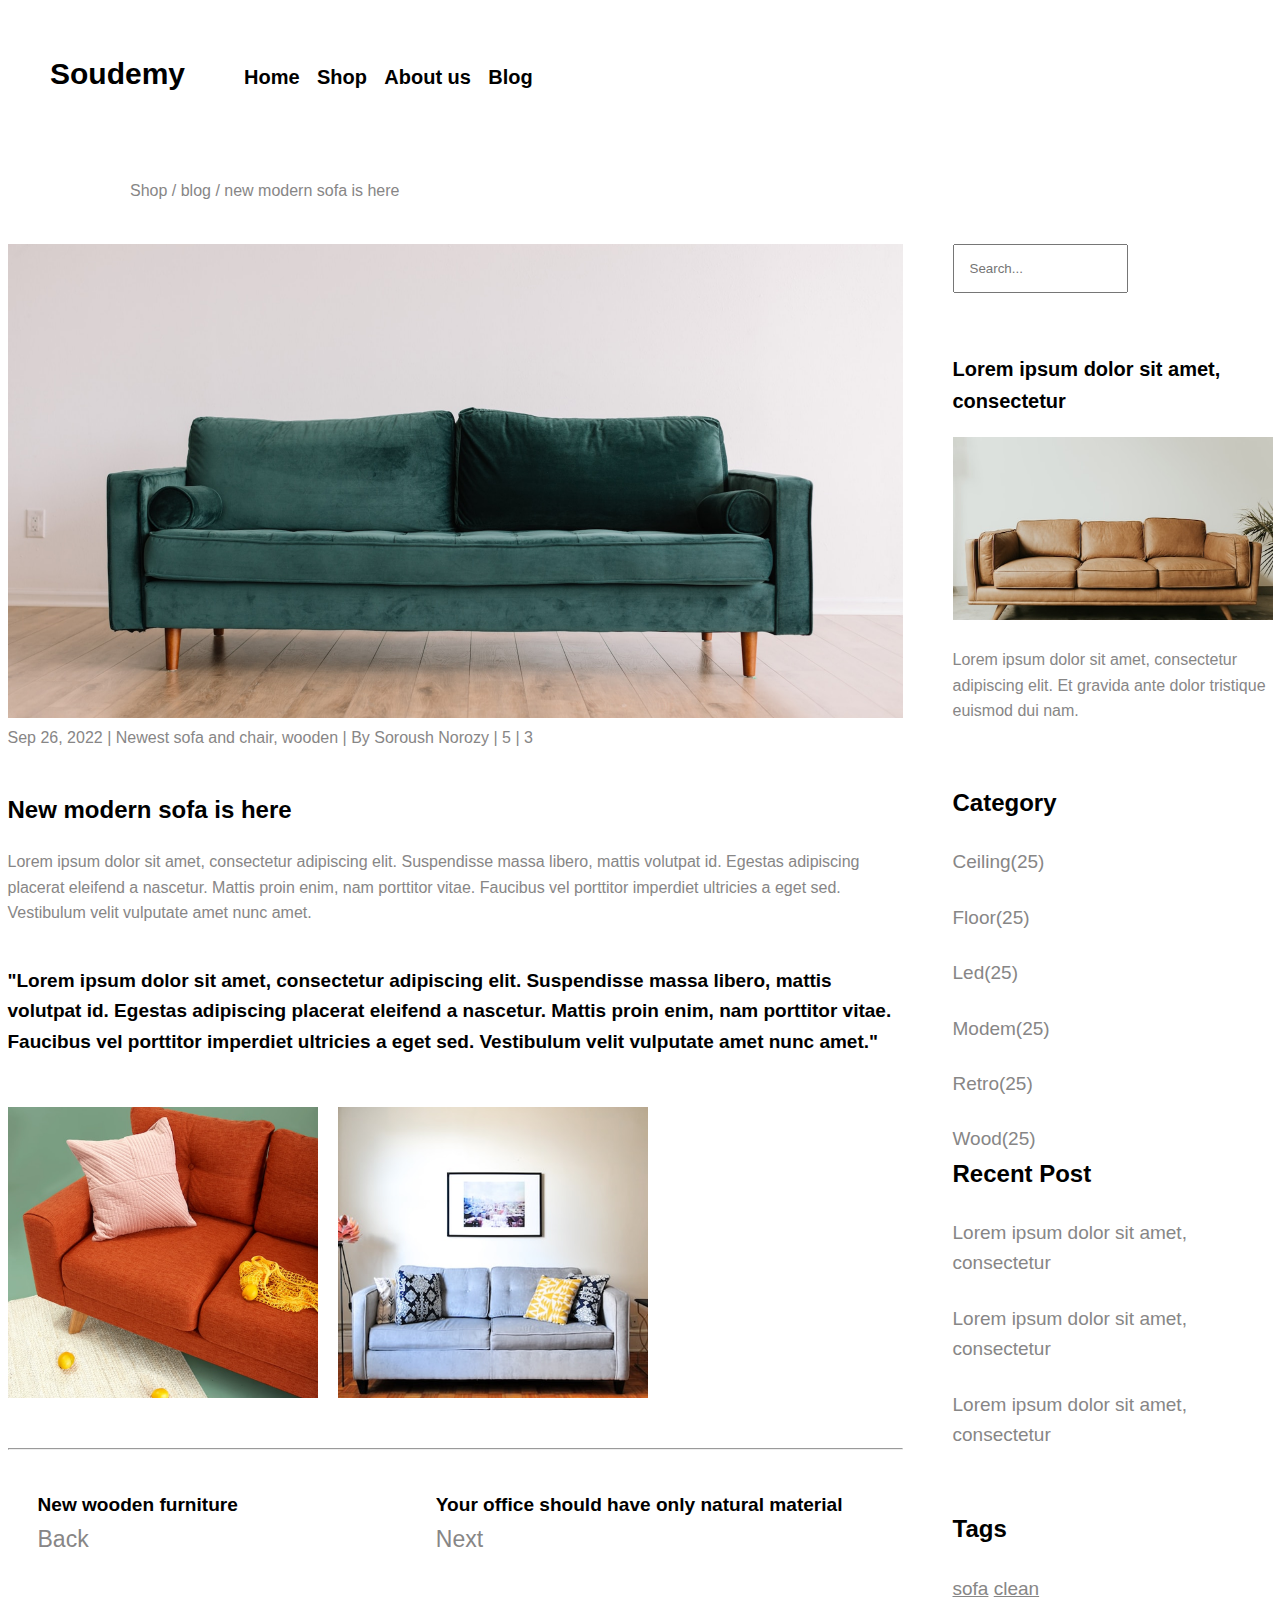
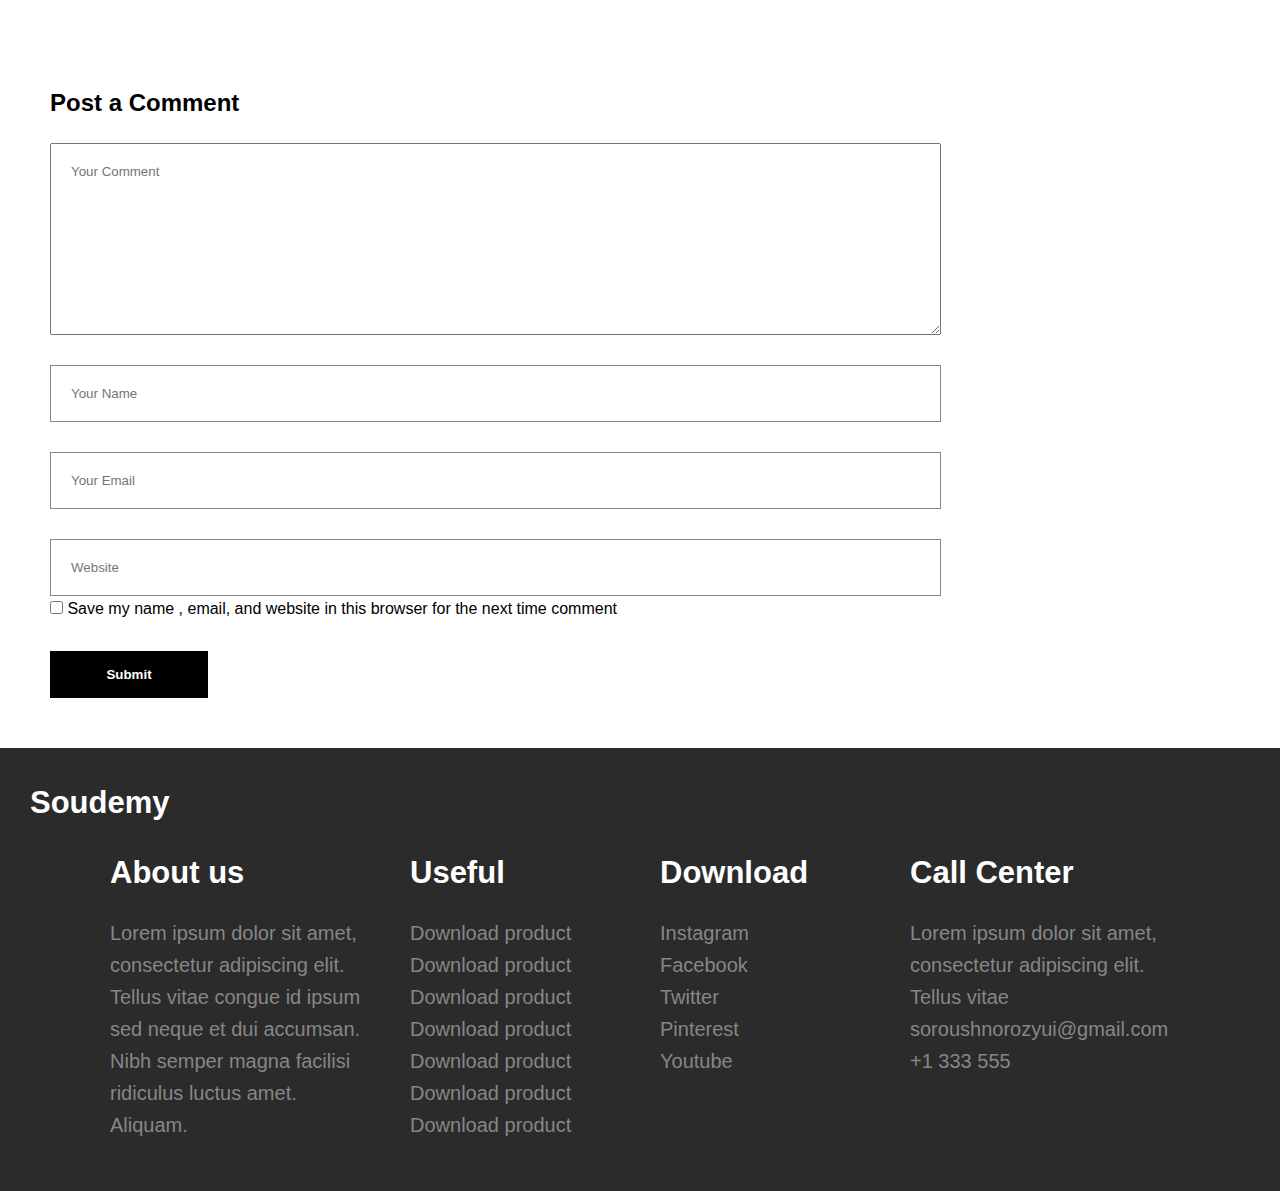
<file: blog.html>
<!DOCTYPE html>
<html>
<head>
    <meta name="description" content="Discover the latest in modern sofa designs and wooden furniture.">
    <meta name="keywords" content="sofa, furniture, modern, blog, design">
    <meta charset="UTF-8" />
    <meta name="viewport" content="width=device-width, initial-scale=1.0">
    <link href='https://cdn.boxicons.com/fonts/basic/boxicons.min.css' rel='stylesheet'>
    <link href='https://cdn.boxicons.com/fonts/brands/boxicons-brands.min.css' rel='stylesheet'>
    <link rel="stylesheet" href="blog.css">
    <title>Blog</title>
</head>
<body>
    <header>
            <div class="logo-container">
                <div class="logo">Soudemy</div>

        <nav>
            <div class="navbar">
                <a href="index.html">Home</a>
                <a href="shop.html">Shop</a>
                <a href="About.html">About us</a>
                <a href="blog.html">Blog</a>
            </div>
        </nav>
    </div>
        
        <div class="icons">
            <i class='bx  bx-search-big'></i> 
            <a href="sofa_code.html"><i class='bx  bx-shopping-bag'></i> </a> 
            <div class="hamburger" id="hamburger">
            <span></span>
            <span></span>
            <span></span>
            </div>
        </div>
    </header>

    <section class="blog">

        <div class="blog-header">
                <p>Shop / blog / new modern sofa is here</p>
            </div>
            <div class="blog-cover">
            <div class="blog-container">
                <div class="blog-item">
                    <img src="Image/long_sofa (2).png" alt="">
                    <p>Sep 26, 2022 | Newest sofa and chair, wooden | By Soroush Norozy | <i class='bxr  bx-heart'></i> 5 | <i class='bx  bx-message-dots'></i> 3</p>
                </div>
            
            <div class="new">
                <h2>New modern sofa is here</h2>
                <p>Lorem ipsum dolor sit amet, consectetur adipiscing elit. Suspendisse massa libero, mattis volutpat id. Egestas adipiscing placerat eleifend a nascetur. Mattis proin enim, nam porttitor vitae. Faucibus vel porttitor imperdiet ultricies a eget sed. Vestibulum velit vulputate amet nunc amet.</p>
            </div>
            <div class="blog-gallery">
                <div class="gallery-content">
                    <p>"Lorem ipsum dolor sit amet, consectetur adipiscing elit. Suspendisse massa libero, mattis volutpat id. Egestas adipiscing placerat eleifend a nascetur. Mattis proin enim, nam porttitor vitae. Faucibus vel porttitor imperdiet ultricies a eget sed. Vestibulum velit vulputate amet nunc amet."</p>
                </div>
                <div class="gallery">
                    <img src="Image/small_sofa (2).png" alt="">
                    <img src="Image/small_sofa (4).png" alt="">
                </div>
                <hr>
            </div>
            
            <div class="wood">
                <div class="furniture">
                    <i class='bxr  bx-chevron-left-square'  ></i> 
                    <div class="fun">
                        <h5>New wooden furniture</h5>
                        <p>Back</p>
                    </div>
                    
                </div>
                <div class="furniture">                   
                    <div class="fun">
                        <h5>Your office should have only natural material</h5>
                    <p>Next</p>
                </div>
                     <i class='bx  bx-chevron-right-square'></i>
                     <i class='bx bx-chevron-right-square'></i>
                </div>
            </div>
            </div>
            <div class="second-container">
                <div class="input-box">
                <input type="text" placeholder="Search...">
                <i class='bx bx-search'></i>
                <i class='bx bx-heart'></i>
                <i class='bx bx-message-dots'></i>
            </div>
            <div class="long">
                <div class="long-content">
                    <h4>Lorem ipsum dolor sit amet, consectetur</h4>
                </div>
                <div class="long-img">
                    <img src="Image/long_sofa (3).png" alt="">
                </div>
                <div class="long-info">
                    <p>Lorem ipsum dolor sit amet, consectetur adipiscing elit. Et gravida ante dolor tristique euismod dui nam.</p>
                </div>
            </div>
            <div class="category-container">
                <div class="category">
                <h2>Category</h2>
                <p>Ceiling(25)</p>
                <p>Floor(25)</p>
                <p>Led(25)</p>
                <p>Modem(25)</p>
                <p>Retro(25)</p>
                <p>Wood(25)</p>
            </div>
            <div class="category">
                <h2>Recent Post</h2>
                <p>Lorem ipsum dolor sit amet, consectetur</p>
                <p>Lorem ipsum dolor sit amet, consectetur</p>
                <p>Lorem ipsum dolor sit amet, consectetur</p>
            </div>
            </div>
            
            <div class="category" id="tags">
                <h2>Tags</h2>
                <p><span>sofa</span> <span>clean</span></p>
            </div>
            </div>
        </div>
    </section>

    <section class="contact">
        <h2 class="heading">Post a Comment</h2>

        <form >
            <div class="input-group">
                <div class="comment-box">
                     <textarea cols="30" rows="10" placeholder="Your Comment"></textarea>
                    <input type="text" placeholder="Your Name">
                    <input type="email" placeholder="Your Email">
                    <input type="text" placeholder="Website">
                </div>
                <div class="comment-box">
                    <label>
                        <input type="checkbox" name="subscribe" />
                        Save my name , email, and website in this browser for the next time comment
                    </label>
                    <button type="submit">Submit</button>
            </div>
            </div>
        </form>
    </section>

    <footer>
        <div class="footer-logo">Soudemy</div>
        <div class="footer-content">
            
            <div class="about">
                <h2>About us</h2>
                <p>Lorem ipsum dolor sit amet, consectetur adipiscing elit. Tellus vitae congue id ipsum sed neque et dui accumsan. Nibh semper magna facilisi ridiculus luctus amet. Aliquam.</p>
            </div>
            <div class="about-container">
                <div class="about">
                <h2>Useful</h2>
                <a href="#">Download product</a>
                <a href="#">Download product</a>
                <a href="#">Download product</a>
                <a href="#">Download product</a>
                <a href="#">Download product</a>
                <a href="#">Download product</a>
                <a href="#">Download product</a>
            </div>
            <div class="about">
                <h2>Download</h2>
                <a href="#">Instagram</a>
                <a href="#">Facebook</a>
                <a href="#">Twitter</a>
                <a href="#">Pinterest</a>
                <a href="#">Youtube</a>
            </div>
            </div>
            <div class="about">
                <h2>Call Center</h2>
                <p>Lorem ipsum dolor sit amet, consectetur adipiscing elit. Tellus vitae</p>
                <p>soroushnorozyui@gmail.com</p>
                <p>+1 333 555</p>
            </div>
            <div class="footer-icons">
                <i class='bx  bx-facebook'></i>
                <i class='bx  bx-instagram' ></i>
                <i class='bx  bx-twitter' ></i>
            </div>
        </div>

    </footer>

     <script>
  const hamburger = document.getElementById('hamburger');
  const navMenu = document.querySelector('.navbar');

  hamburger.addEventListener('click', () => {
    navMenu.classList.toggle('active');
    hamburger.classList.toggle('active'); // Toggle the active class on the hamburger
  });

  // Hide navbar and reset hamburger on scroll
window.addEventListener('scroll', () => {
  navMenu.classList.remove('active');
  hamburger.classList.remove('active');
});
</script>
    
</body>
</html>
</file>
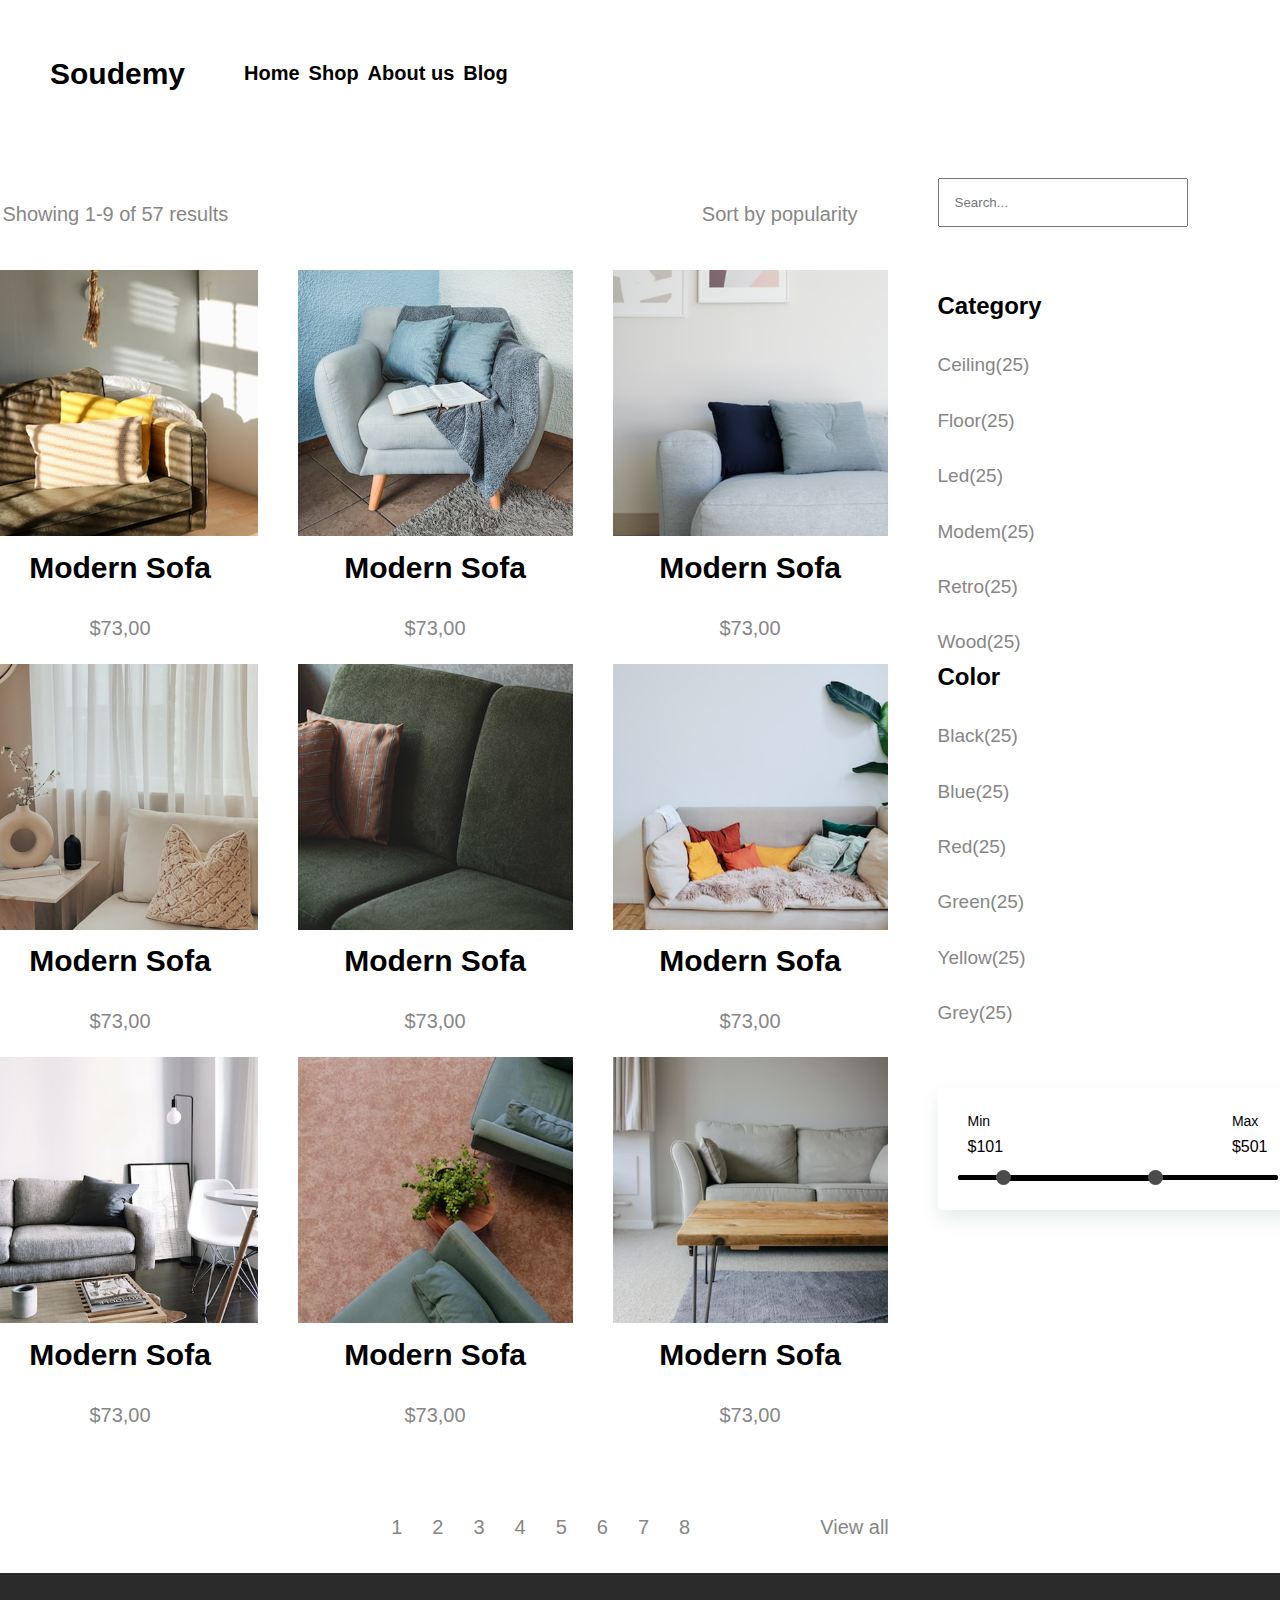
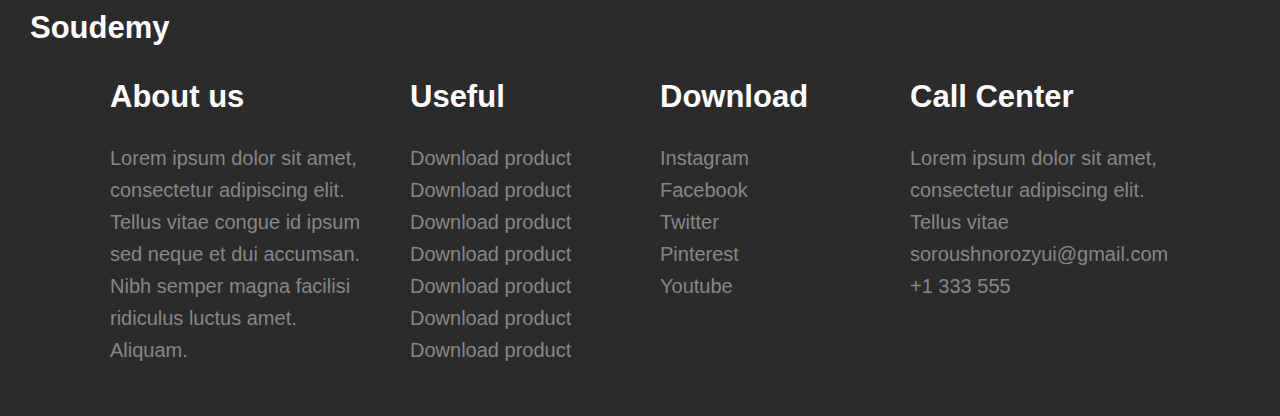
<file: shop.html>
<!DOCTYPE html>
<html>
<head>
    <meta charset="UTF-8" />
    <meta name="viewport" content="width=device-width, initial-scale=1.0">
    <link rel="stylesheet" href="shop.css">
    <link href='https://cdn.boxicons.com/fonts/basic/boxicons.min.css' rel='stylesheet'>
    <link href='https://cdn.boxicons.com/fonts/brands/boxicons-brands.min.css' rel='stylesheet'>
    <title>Shop page</title>
</head>
<body>
    <header>
            <div class="logo-container">
                <div class="logo">Soudemy</div>

        <nav>
            <div class="navbar">
                <a href="index.html">Home</a>
                <a href="shop.html">Shop</a>
                <a href="About.html">About us</a>
                <a href="blog.html">Blog</a>
            </div>
        </nav>
    </div>
        
        <div class="icons">
            <i class='bx  bx-search-big'></i> 
            <a href="sofa_code.html"><i class='bx  bx-shopping-bag'></i> </a>
            <div class="hamburger" id="hamburger">
            <span></span>
            <span></span>
            <span></span>
            </div> 
        </div>
    </header>

    <section class="shop">
        <div class="shop-cover">
            <div class="shop-header">
            <p>Showing 1-9 of 57 results</p>
            <div class="popularity">
                <p>Sort by popularity </p>
                <i class='bx  bx-chevron-down'></i>
            </div>
        </div>
        <div class="shop-container">
            
            <div class="shop-content">
                <img src="Image/sofa (1).png" alt="">
                <div class="info">
                    <h2>Modern Sofa</h2>
                    <div class="rating">
                        <i class='bx bxs-star'
                        id="star"></i>
                        <i class='bx bxs-star'
                        id="star"></i>
                        <i class='bx bxs-star'
                        id="star"></i>
                        <i class='bx bxs-star'
                        id="star"></i>
                        <i class='bx bxs-star'
                        id="star"></i>
                    </div>
                    <p>$73,00</p>
                </div>
            </div>
            <div class="shop-content">
                <img src="Image/sofa (9).png" alt="">
                <div class="info">
                    <h2>Modern Sofa</h2>
                    <div class="rating">
                        <i class='bx bxs-star'
                        id="star"></i>
                        <i class='bx bxs-star'
                        id="star"></i>
                        <i class='bx bxs-star'
                        id="star"></i>
                        <i class='bx bxs-star'
                        id="star"></i>
                        <i class='bx bxs-star'
                        id="star"></i>
                    </div>
                    <p>$73,00</p>
                </div>
            </div>
            <div class="shop-content">
                <img src="Image/sofa (8).png" alt="">
                <div class="info">
                    <h2>Modern Sofa</h2>
                    <div class="rating">
                        <i class='bx bxs-star'
                        id="star"></i>
                        <i class='bx bxs-star'
                        id="star"></i>
                        <i class='bx bxs-star'
                        id="star"></i>
                        <i class='bx bxs-star'
                        id="star"></i>
                        <i class='bx bxs-star'
                        id="star"></i>
                    </div>
                    <p>$73,00</p>
                </div>
            </div>
        </div>

        <div class="shop-container">
            <div class="shop-content">
                <img src="Image/sofa (7).png" alt="">
                <div class="info">
                    <h2>Modern Sofa</h2>
                    <div class="rating">
                        <i class='bx bxs-star'
                        id="star"></i>
                        <i class='bx bxs-star'
                        id="star"></i>
                        <i class='bx bxs-star'
                        id="star"></i>
                        <i class='bx bxs-star'
                        id="star"></i>
                        <i class='bx bxs-star'
                        id="star"></i>
                    </div>
                    <p>$73,00</p>
                </div>
            </div>
            <div class="shop-content">
                <img src="Image/sofa (6).png" alt="">
                <div class="info">
                    <h2>Modern Sofa</h2>
                    <div class="rating">
                        <i class='bx bxs-star'
                        id="star"></i>
                        <i class='bx bxs-star'
                        id="star"></i>
                        <i class='bx bxs-star'
                        id="star"></i>
                        <i class='bx bxs-star'
                        id="star"></i>
                        <i class='bx bxs-star'
                        id="star"></i>
                    </div>
                    <p>$73,00</p>
                </div>
            </div>
            <div class="shop-content">
                <img src="Image/sofa (5).png" alt="">
                <div class="info">
                    <h2>Modern Sofa</h2>
                    <div class="rating">
                        <i class='bx bxs-star'
                        id="star"></i>
                        <i class='bx bxs-star'
                        id="star"></i>
                        <i class='bx bxs-star'
                        id="star"></i>
                        <i class='bx bxs-star'
                        id="star"></i>
                        <i class='bx bxs-star'
                        id="star"></i>
                    </div>
                    <p>$73,00</p>
                </div>
            </div>
        </div>

        <div class="shop-container" id="shop-content">
            <div class="shop-content">
                <img src="Image/sofa (4).png" alt="">
                <div class="info">
                    <h2>Modern Sofa</h2>
                    <div class="rating">
                        <i class='bx bxs-star'
                        id="star"></i>
                        <i class='bx bxs-star'
                        id="star"></i>
                        <i class='bx bxs-star'
                        id="star"></i>
                        <i class='bx bxs-star'
                        id="star"></i>
                        <i class='bx bxs-star'
                        id="star"></i>
                    </div>
                    <p>$73,00</p>
                </div>
            </div>
            <div class="shop-content">
                <img src="Image/sofa (3).png" alt="">
                <div class="info">
                    <h2>Modern Sofa</h2>
                    <div class="rating">
                        <i class='bx bxs-star'
                        id="star"></i>
                        <i class='bx bxs-star'
                        id="star"></i>
                        <i class='bx bxs-star'
                        id="star"></i>
                        <i class='bx bxs-star'
                        id="star"></i>
                        <i class='bx bxs-star'
                        id="star"></i>
                    </div>
                    <p>$73,00</p>
                </div>
            </div>
            <div class="shop-content">
                <img src="Image/sofa (2).png" alt="">
                <div class="info">
                    <h2>Modern Sofa</h2>
                    <div class="rating">
                        <i class='bx bxs-star'
                        id="star"></i>
                        <i class='bx bxs-star'
                        id="star"></i>
                        <i class='bx bxs-star'
                        id="star"></i>
                        <i class='bx bxs-star'
                        id="star"></i>
                        <i class='bx bxs-star'
                        id="star"></i>
                    </div>
                    <p>$73,00</p>
                </div>
            </div>
        </div>
        </div>
        <div class="option-container">
            <div class="input-box">
                <input type="text" placeholder="Search...">
                <i class='bx bx-search-big'></i>
            </div>
            <div class="category-container">
                <div class="category">
                <h2>Category</h2>
                <p>Ceiling(25)</p>
                <p>Floor(25)</p>
                <p>Led(25)</p>
                <p>Modem(25)</p>
                <p>Retro(25)</p>
                <p>Wood(25)</p>
            </div>
            <div class="category">
                <h2>Color</h2>
                <p>Black(25)</p>
                <p>Blue(25)</p>
                <p>Red(25)</p>
                <p>Green(25)</p>
                <p>Yellow(25)</p>
                <p>Grey(25)</p>
            </div>
        </div>
            
            <div class="card">
                <div class="price-content">
                    <div>
                        <label>Min</label>
                        <p id="min-value">$4</p>
                    </div>
                    <div>
                        <label>Max</label>
                        <p id="max-value">$800</p>
                    </div>
                </div>
                <div class="range-slider">
                    <div class="range-fill"></div>
                    <input type="range" class="min-price" value="100" min="1" max="800" step="2"/>
                    <input type="range" class="max-price" value="500" min="1" max="800" step="2"/>
                </div>
                
            </div>
        </div>
    </section>
    <div class="page-container">
        <div class="page">
        <a href="#">1</a>
        <a href="#">2</a>
        <a href="#">3</a>
        <a href="#">4</a>
        <a href="#">5</a>
        <a href="#">6</a>
        <a href="#">7</a>
        <a href="#">8</a>
        <i class='bxr  bx-chevron-right'  ></i> 
    </div>
    <a href="#">View all</a>
    </div>

    <footer>
        <div class="footer-logo">Soudemy</div>
        <div class="footer-content">
            
            <div class="about">
                <h2>About us</h2>
                <p>Lorem ipsum dolor sit amet, consectetur adipiscing elit. Tellus vitae congue id ipsum sed neque et dui accumsan. Nibh semper magna facilisi ridiculus luctus amet. Aliquam.</p>
            </div>
            <div class="about-container">
                <div class="about"> 
                <h2>Useful</h2>
                <a href="#">Download product</a>
                <a href="#">Download product</a>
                <a href="#">Download product</a>
                <a href="#">Download product</a>
                <a href="#">Download product</a>
                <a href="#">Download product</a>
                <a href="#">Download product</a>
            </div>
            <div class="about">
                <h2>Download</h2>
                <a href="#">Instagram</a>
                <a href="#">Facebook</a>
                <a href="#">Twitter</a>
                <a href="#">Pinterest</a>
                <a href="#">Youtube</a>
            </div>
            </div>
            
            <div class="about">
                <h2>Call Center</h2>
                <p>Lorem ipsum dolor sit amet, consectetur adipiscing elit. Tellus vitae</p>
                <p>soroushnorozyui@gmail.com</p>
                <p>+1 333 555</p>
            </div>
            <div class="footer-icons">
                <i class='bx  bx-facebook'></i>
                <i class='bx  bx-instagram'></i>
                <i class='bx  bx-twitter'></i>
            </div>
        </div>

    </footer>
    <script src="script.js"></script>
</body>
</html>
</file>
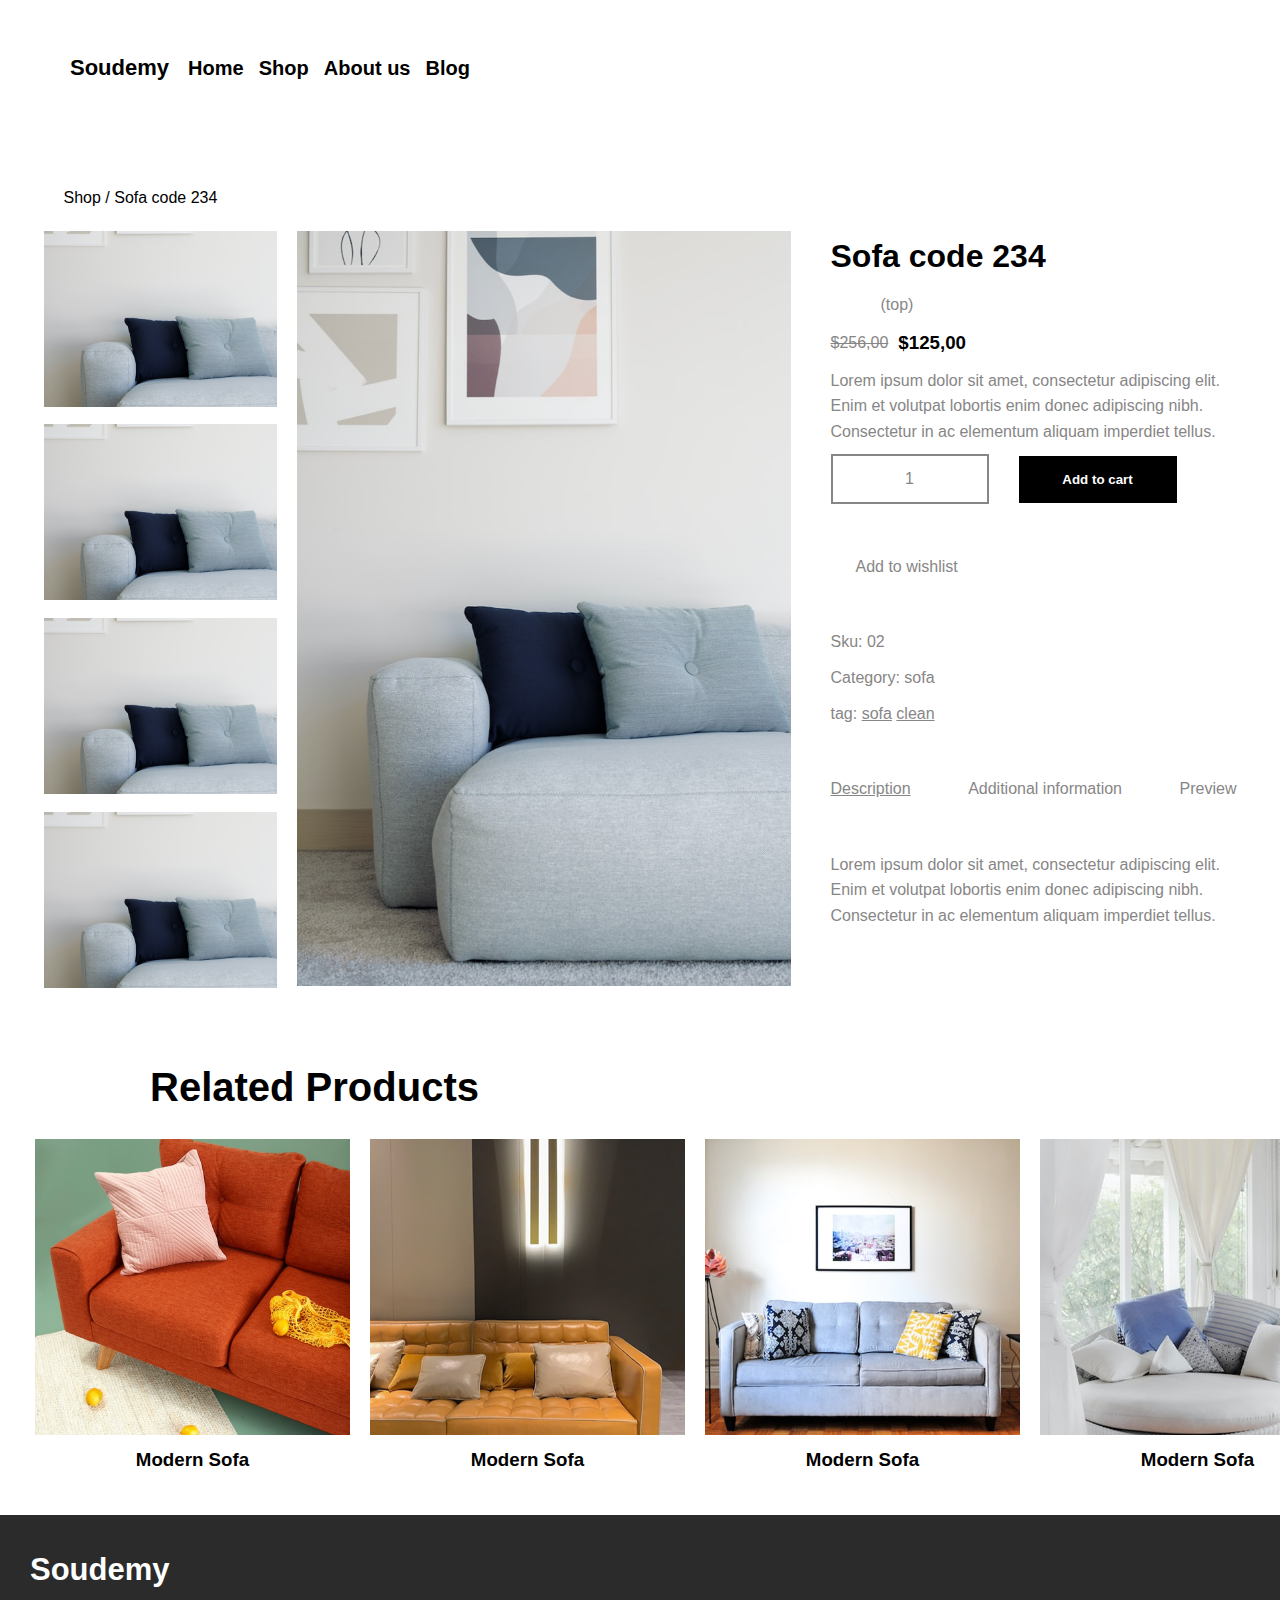
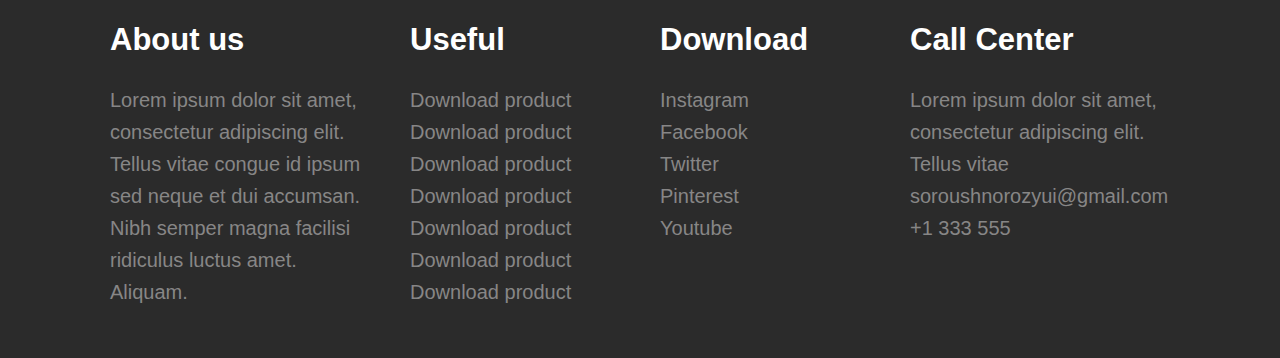
<file: sofa_code.html>
<!DOCTYPE html>
<html>
<head>
    <meta charset="UTF-8" />
    <meta name="viewport" content="width=device-width, initial-scale=1.0">    
    <link href='https://cdn.boxicons.com/fonts/basic/boxicons.min.css' rel='stylesheet'>
    <link href='https://cdn.boxicons.com/fonts/brands/boxicons-brands.min.css' rel='stylesheet'>
    <link rel="stylesheet" href="sofa_code.css">
    <title>Shop | Sofa code</title>
</head>
<body>
    <header>
            <div class="logo-container">
                <div class="logo">Soudemy</div>

        <nav>
            <div class="navbar">
                <a href="index.html">Home</a>
                <a href="shop.html">Shop</a>
                <a href="About.html">About us</a>
                <a href="blog.html">Blog</a>
            </div>
        </nav>
    </div>
        
        <div class="icons">
            <i class='bx  bx-search-big'></i>
            <a href="sofa_code.html"><i class='bx  bx-shopping-bag'></i></a>
             
            <div class="hamburger" id="hamburger">
            <span></span>
            <span></span>
            <span></span>
            </div>
        </div>
    </header>
    <section class="sofa"> 
        
        
            <div class="sofa-header">
                <p>Shop / Sofa code 234</p>
            </div>
        <div class="sofa-container">    
        <div class="sofa-gallery">
            <div class="sofa-images">
                <div class="sofa-image" id="empty"><img src="Image/small_sofa (1).png" alt=""></div>
                <div class="sofa-image"><img src="Image/small_sofa (1).png" alt=""></div>
                <div class="sofa-image"><img src="Image/small_sofa (1).png" alt=""></div>
                <div class="sofa-image" id="empty"><img src="Image/small_sofa (1).png" alt=""></div>
            </div>
            <div class="long-sofa"><img src="Image/long_sofa (1).png" alt=""></div>
        </div>
    
        

        <div class="sofa-details">
            <div class="sofa-name">
                <h1>Sofa code 234</h1>
            </div>
            <div class="rating">
                        <i class='bx bxs-star'
                        id="star"></i>
                        <i class='bx bxs-star'
                        id="star"></i>
                        <i class='bx bxs-star'
                        id="star"></i>
                        <i class='bx bxs-star'
                        id="star"></i>
                        <i class='bx bxs-star'
                        id="star"></i>
                        <p>(top)</p>
            </div>
            <div class="sofa-price">
                <p>$256,00</p>
                <h3>$125,00</h3>
        </div>
        <div class="sofa-info">
            <p>Lorem ipsum dolor sit amet, consectetur adipiscing elit. Enim et volutpat lobortis enim donec adipiscing nibh. Consectetur in ac elementum aliquam imperdiet tellus.</p>
        </div>
        
        <div class="cart-container">
            <div class="cart">
            <div class="number">
                <i class='bx  bx-chevron-left'></i>
                <p>1</p>
                <i class='bx  bx-chevron-right'></i> 
            </div>
            <div class="cart-btn"><button>Add to cart</button></div>
            </div>
            <div class="wish-list">
                <i class='bxr  bx-heart'></i>
                <p>Add to wishlist</p>
            </div>
            <div class="sku">
                <p>Sku: 02</p>
                <p>Category: sofa</p>
                <p>tag: <span>sofa</span> <span>clean</span></p>
            </div>
            <div class="description">
                <p><span>Description</span></p>
                <p>Additional information</p>
                <p>Preview</p>
            </div>
            <div class="sofa-info">
                <p>Lorem ipsum dolor sit amet, consectetur adipiscing elit. Enim et volutpat lobortis enim donec adipiscing nibh. Consectetur in ac elementum aliquam imperdiet tellus.</p>
            </div>
    </div>
        </div>
        </div>
    </section>

    <section class="related">
        <div class="related-header">
            <h1>Related Products</h1>
        </div>
        <div class="related-gallery">
            <div class="related-item">
                <img src="Image/small_sofa (2).png" alt="">
                <h3>Modern Sofa</h3>
                <div class="rating">
                        <i class='bx bxs-star'
                        id="star"></i>
                        <i class='bx bxs-star'
                        id="star"></i>
                        <i class='bx bxs-star'
                        id="star"></i>
                        <i class='bx bxs-star'
                        id="star"></i>
                        <i class='bx bxs-star'
                        id="star"></i>
            </div>
            </div>
            <div class="related-item">
                <img src="Image/small_sofa (3).png" alt="">
                <h3>Modern Sofa</h3>
                <div class="rating">
                        <i class='bx bxs-star'
                        id="star"></i>
                        <i class='bx bxs-star'
                        id="star"></i>
                        <i class='bx bxs-star'
                        id="star"></i>
                        <i class='bx bxs-star'
                        id="star"></i>
                        <i class='bx bxs-star'
                        id="star"></i>
            </div>
            </div>
            <div class="related-item">
                <img src="Image/small_sofa (4).png" alt="">
                <h3>Modern Sofa</h3>
                <div class="rating">
                        <i class='bx bxs-star'
                        id="star"></i>
                        <i class='bx bxs-star'
                        id="star"></i>
                        <i class='bx bxs-star'
                        id="star"></i>
                        <i class='bx bxs-star'
                        id="star"></i>
                        <i class='bx bxs-star'
                        id="star"></i>
            </div>
            </div>
            <div class="related-item">
                <img src="Image/small_sofa (5).png" alt="">
                <h3>Modern Sofa</h3>
                <div class="rating">
                        <i class='bx bxs-star'
                        id="star"></i>
                        <i class='bx bxs-star'
                        id="star"></i>
                        <i class='bx bxs-star'
                        id="star"></i>
                        <i class='bx bxs-star'
                        id="star"></i>
                        <i class='bx bxs-star'
                        id="star"></i>
            </div>
            </div>
        </div>
    </section>

    <footer>
        <div class="footer-logo">Soudemy</div>
        <div class="footer-content">
            
            <div class="about">
                <h2>About us</h2>
                <p>Lorem ipsum dolor sit amet, consectetur adipiscing elit. Tellus vitae congue id ipsum sed neque et dui accumsan. Nibh semper magna facilisi ridiculus luctus amet. Aliquam.</p>
            </div>
            <div class="about-container">
                <div class="about">
                <h2>Useful</h2>
                <a href="#">Download product</a>
                <a href="#">Download product</a>
                <a href="#">Download product</a>
                <a href="#">Download product</a>
                <a href="#">Download product</a>
                <a href="#">Download product</a>
                <a href="#">Download product</a>
            </div>
            <div class="about">
                <h2>Download</h2>
                <a href="#">Instagram</a>
                <a href="#">Facebook</a>
                <a href="#">Twitter</a>
                <a href="#">Pinterest</a>
                <a href="#">Youtube</a>
            </div>
            </div>
            <div class="about">
                <h2>Call Center</h2>
                <p>Lorem ipsum dolor sit amet, consectetur adipiscing elit. Tellus vitae</p>
                <p>soroushnorozyui@gmail.com</p>
                <p>+1 333 555</p>
            </div>
            <div class="footer-icons">
                <i class='bx  bx-facebook'></i>
                <i class='bx  bx-instagram' ></i>
                <i class='bx  bx-twitter' ></i>
            </div>
        </div>

    </footer>

    <script>
  const hamburger = document.getElementById('hamburger');
  const navMenu = document.querySelector('.navbar');

  hamburger.addEventListener('click', () => {
    navMenu.classList.toggle('active');
    hamburger.classList.toggle('active'); // Toggle the active class on the hamburger
  });

  // Hide navbar and reset hamburger on scroll
window.addEventListener('scroll', () => {
  navMenu.classList.remove('active');
  hamburger.classList.remove('active');
});
</script>
    
</body>
</html>
</file>
<file: blog.css>
*{
    margin: 0;
    padding: 0;
    scroll-behavior: smooth;
    font-family: Arial, Helvetica, sans-serif;
    box-sizing: border-box;
}
body{
    font-family: Arial, Helvetica, sans-serif;
    font-size: 16px;
    line-height: 1.6;
}
header{
    padding: 50px;
    /* display: flex; */
    justify-content: space-between;
    gap: 700px;
    align-items: center;
    flex-direction: row;
}
.navbar a{
    margin-left: 9px;
    font-weight: 700;
    transition: 0.3s ease;
    border-bottom: 3px solid transparent;
    text-decoration: none;
    color: black;
}
.navbar a:hover{
    border-bottom: 3px solid black;
}
.logo-container{
    display: flex;
    align-items: center;
    gap: 50px;
    color: black;
    font-weight: 700;
    font-size: 30px;
}
.icons{
    display: flex;
    gap: 20px;
}
.icons i{
    color: black;
    font-size: 24px;
    cursor: pointer;
}
.blog{
    padding: 30px;
}
.blog-header{
    padding-left: 100px;
    color: #878686;
    margin-bottom: 40px;
}
.blog-container{
    width: 895px;
}
.blog-cover{
    display: flex;
    justify-content: center;
    gap: 50px;
}
.blog-item img{
    width: 895px;
}
.blog-item p{
    color: #878686;
    align-items: center;
}
.blog-container{
    display: flex;
    flex-direction: column;
    gap: 40px;
}
.new{
    display: flex;
    flex-direction: column;
    gap: 20px;
    justify-content: center;
}
.new p{
    color: #878686;
}
.blog-gallery{
    display: flex;
    flex-direction: column;
    gap: 50px;
}
.gallery-content{
    font-weight: 700;
    font-size: 19px;
}
.gallery{
    display: flex;
    gap: 20px;
}
.gallery img{
    width: 310px;
}
.wood{
    display: flex;
    justify-content: space-between;
}
.furniture{
    display: flex;
    gap: 30px;
    align-items: center;
}
.furniture i{
    color: #878686;
    font-size: 40px;
}
.fun{
    font-size: 23px;
    font-size: 700;
}
.fun p{
    color: #878686;
    font-weight: 400;
}
.second-container{
    display: flex;
    flex-direction: column;
    gap: 60px;
    width: 320px;
}
.input-box {
    position: relative;
    width: 250px; /* adjust as needed */
}

.input-box input[type="text"] {
    width: 70%;
    padding: 15px;
    padding-right: 40px; /* space for the icon */
    box-sizing: border-box;
}

.input-box i {
    position: absolute;
    right: 10px;
    top: 50%;
    transform: translateY(-50%);
    color: #888;
    font-size: 24px;
    cursor: pointer;
}
.long{
    display: flex;
    flex-direction: column;
    gap: 20px;
}
.long-content h4{
    font-size: 20px;
}
.long-img img{
    width: 320px;
}
.long-info p{
    color: #878686;
}
.category{
    display: flex;
    flex-direction: column;
    gap: 25px;
}
.category p{
    color: #878686;
    font-weight: 400;
    font-size: 19px;
}
span{
    color: #878686;
    text-decoration: underline;
}
.contact{
    display: flex;
    flex-direction: column;
    gap: 20px;
    justify-content: center;
    padding: 50px;
}
textarea{
    padding: 20px;
}
.comment-box{
    display: flex;
    flex-direction: column;
    gap: 30px;
    justify-content: center;
}
.comment-box button{
    padding: 15px;
    border: 1px solid black;
    background-color: black;
    color: white;
    cursor: pointer;
    font-weight: 700;
    transition: background-color 0.3s ease;
    width: 158px;
}
.comment-box input{
    padding: 20px;
    border: 1px solid #878686;
}
.comment-box button:hover{
    background-color: white;
    color: black;
}
form{
    width: 891px;
}

footer{
    padding: 30px;
    background-color: #2B2B2B;
    color: white;
    font-size: 16px;
    display: flex;
    flex-direction: column;
}
.footer-logo{
    font-size: 31px;
    font-weight: 700;
}
.footer-content{
    width: 100%;
    display: flex;
    justify-content: center;
}
.about{
    display: flex;
    flex-direction: column;
    padding: 20px;
    width: 300px;
}
.about h2{
    font-size: 31px;
    font-weight: 700;
    margin-bottom: 20px;
}
.about p,a{
    font-size: 20px;
    color: #878686;
    font-weight: 400;
    text-decoration: none;
}
.about-container{
    display: flex;
    width: 500px;
}
.hamburger {
  display: none;
  flex-direction: column;
  cursor: pointer;
  gap: 5px;
}

.hamburger span {
  width: 25px;
  height: 3px;
  background: #333;
  transition: 0.3s;
}
.hamburger.active span:nth-child(1) {
  transform: translateY(8px) rotate(45deg);
}
.hamburger.active span:nth-child(2) {
  opacity: 0;
}
.hamburger.active span:nth-child(3) {
  transform: translateY(-8px) rotate(-45deg);
}

@media (max-width: 768px) {
    html, body {
        overflow-x: hidden;
    }
    header {
        gap: 20px;
        padding: 20px;
        justify-content: space-between;
    }
    .logo-container {
        font-size: 35px;
        gap: 20px;
    }
    .icons {
        gap: 10px;
    }
    .blog {
        padding: 15px;
    }
    .blog-header {
        padding-left: 0;
        font-size: 18px;
        margin-bottom: 20px;
    }
    .blog-cover {
        flex-direction: column;
        gap: 20px;
        align-items: center;
    }
    .blog-item img,
    .blog-container,
    form {
        width: 100% !important;
        max-width: 100% !important;
    }
    .gallery {
        flex-direction: column;
        gap: 20px;
        align-items: center;
    }
    .gallery img,
    .long-img img {
        width: 100% !important;
        max-width: 320px;
        height: auto;
    }
    .second-container {
        gap: 30px;
    }
    .input-box {
        width: 100%;
        max-width: 350px;
    }
    #tags{
        text-align: center;
    }
    .about {
        width: 100%;
        padding: 10px;
        box-sizing: border-box;
    }
    .about h2 {
        font-size: 22px;
    }
    .about p,
    .about a {
        font-size: 14px;
    }
    .category-container{
        display: flex;
        gap: 50px;
    }
    .category p {
        font-size: 16px;
    }
    .contact {
        padding: 20px;
    }
    .comment-box input,
    textarea {
        padding: 12px;
        font-size: 14px;
    }
    .comment-box button {
        padding: 12px;
        font-size: 16px;
        align-self: center;
    }
    form {
        width: 100% !important;
        max-width: 100% !important;
        padding: 0 10px;
        box-sizing: border-box;
    }
    .about-container{
        display: flex;
        width: 300px;
    }
    footer {
        font-size: 14px;
        padding: 15px;
    }
    .footer-content {
        flex-direction: column;
        align-items: center;
        text-align: center;
    }
    .navbar a{
        color: white;
    }
    .navbar a:hover{
        border-bottom: 3px solid white;
    }

    .navbar {
        display: flex;
        flex-direction: column;
        position: fixed;
        top: 0;
        right: -100%;
        background: rgba(0, 0, 0, 0.5);
        backdrop-filter: blur(5px);
        width: 40%;
        padding: 100px 20px;
        gap: 30px;
        transition: right 0.3s ease;
        box-shadow: -4px 0 10px rgba(0,0,0,0.1);        
        border-bottom-left-radius: 100%;
        align-items: center;
    }

  .navbar.active {
        right: 0;
  }

  .hamburger {
        display: flex;
  }
}
</file>
<file: shop.css>
*{
    margin: 0;
    padding: 0;
    scroll-behavior: smooth;
    font-family: Arial, Helvetica, sans-serif;
    box-sizing: border-box;
}
body{
    font-family: Arial, Helvetica, sans-serif;
    font-size: 16px;
    line-height: 1.6;
}
header{
    padding: 50px;
    display: flex;
    justify-content: space-between;
    /* gap: 700px; */
    align-items: center;
}
.navbar {
  display: flex;
  flex-direction: row;
  position: static;
  background: none;
  width: auto;
  padding: 0;
  border: none;
  align-items: center;
}
.navbar a{
    margin-left: 9px;
    font-weight: 700;
    transition: 0.3s ease;
    border-bottom: 3px solid transparent;
    text-decoration: none;
    color: black;
}
.navbar a:hover{
    border-bottom: 3px solid black;
}
.logo-container{
    display: flex;
    align-items: center;
    gap: 50px;
    color: black;
    font-weight: 700;
    font-size: 30px;
}
.icons{
    display: flex;
    gap: 20px;
}
.icons i{
    color: black;
    font-size: 24px;
    cursor: pointer;
}
.shop{
    display: flex;
    justify-content: center;
    padding: 30px;
    gap: 50px;
}
.shop-header{
    display: flex;
    justify-content: space-between;
    align-items: center;
    padding: 20px;
}
.shop-header p{
    font-size: 20px;
    color: #878686;
    font-weight: 400;
    margin-bottom: 20px;
}
.shop-header p i{
    color: black;
    font-size: 20px;
}
.popularity{
    display: flex;
    justify-content: center;
    align-items: center;
    gap: 10px;
}
.popularity i{
    transform: translateY(-60%);
}
.shop-container{
    display: flex;
    justify-content: center;
    gap: 40px;
}
.shop-container h2{
    color: black;
}
.shop-content img{
    width: 275px;
    height: 266px;
}
.info, .rating{
     font-size: 20px;
    color: #878686;
    font-weight: 400;
    margin-bottom: 20px;
    text-align: center;
}
.option-container{
    display: flex;
    flex-direction: column;
    gap: 60px;
}
.input-box {
    position: relative;
    width: 250px; /* adjust as needed */
}

.input-box input[type="text"] {
    width: 100%;
    padding: 15px;
    padding-right: 40px; /* space for the icon */
    box-sizing: border-box;
}

.input-box i {
    position: absolute;
    right: 10px;
    top: 50%;
    transform: translateY(-50%);
    color: #888;
    font-size: 24px;
    cursor: pointer;
}
.category{
    display: flex;
    flex-direction: column;
    gap: 25px;
}
.category p{
    color: #878686;
    font-weight: 400;
    font-size: 19px;
}
.price{
    display: flex;
    gap: 70px;
}
.price button{
    padding: 10px 20px;
    border: none;
    background-color: black;
    color: white;
    cursor: pointer;
    transition: 0.3s ease;
}

.card{
    background-color: #ffff;
    border-radius: 5px;
    padding: 20px;
    box-shadow: 0px 9px 20px 0px rgba(14, 88, 48, 0.10);
}
.price-content{
    display: flex;
    align-items: center;
    justify-content: space-between;
    margin: 0 10px;
}
label{
    font-size: 14px;
    font-weight: 500;
}
.range-slider{
    width: 320px;
    position: relative;
    margin: 15px 0 30px 0;
}
.range-fill{
    height: 6px;
    background-color: #000000;
    position: absolute;
    z-index: 1;
}
input[type="range"]{
    -webkit-appearance: none;
    appearance: none;
    width: 100%;
    background: transparent;
    position: absolute;
    left: 0;
}
input[type="range"]::-webkit-slider-thumb{
    -webkit-appearance: none;
    height: 15px;
    width: 15px;
    border-radius: 50%;
    background: #4B4B4B;
    cursor: pointer;
    margin-top: -5px;
    position: relative;
    z-index: 1;
}
input[type="range"]::-webkit-slider-runnable-track{
    width: 100%;
    height: 5px;
    background: #000000;
    border-radius: 3px;
    border: none;
}

.page-container{
    display: flex;
    justify-content: center;
    align-items: center;
    padding: 30px;
    gap: 100px;
}
.page,
.page-container a:hover{
    text-decoration: none;
    color: black;
}
.page{
    display: flex;
    justify-content: center;
    align-items: center;
    gap: 30px;
}


footer{
    padding: 30px;
    background-color: #2B2B2B;
    color: white;
    font-size: 16px;
    display: flex;
    flex-direction: column;
}
.footer-logo{
    font-size: 31px;
    font-weight: 700;
}
.footer-content{
    width: 100%;
    display: flex;
    justify-content: center;
}
.about{
    display: flex;
    flex-direction: column;
    padding: 20px;
    width: 300px;
}
.about h2{
    font-size: 31px;
    font-weight: 700;
    margin-bottom: 20px;
}
.about p,a{
    font-size: 20px;
    color: #878686;
    font-weight: 400;
    text-decoration: none;
}
.about-container{
    display: flex;
    width: 500px;
}
.hamburger{
    display: none;
}
.hamburger span {
  width: 25px;
  height: 3px;
  background: black;
  margin: 4px 0;
  display: block;
  transition: all 0.3s;
}
.hamburger.active span:nth-child(1) {
  transform: translateY(11px) rotate(45deg);
}
.hamburger.active span:nth-child(2) {
  opacity: 0;
}
.hamburger.active span:nth-child(3) {
  transform: translateY(-11px) rotate(-45deg);
}
@media (max-width: 768px) {
    html, body {
        overflow-x: hidden;
    }
    header {
        gap: 20px;
        padding: 20px;
        justify-content: space-between;
    }
    .logo-container {
        font-size: 35px;
        gap: 10px;
    }
    .icons {
        gap: 10px;
    }
    .shop {
        flex-direction: column;
        gap: 30px;
        padding: 15px;
        align-items: center;
    }
    .shop-header {
        flex-direction: column;
        /* gap: 10px; */
        padding: 10px;
        align-items: flex-start;
    }
    .shop-header p {
        font-size: 16px;
        margin-bottom: 10px;
    }
    .shop-container {
        flex-direction: column;
        gap: 20px;
        align-items: center;
    }
    .shop-content img {
        width: 100%;
        max-width: 250px;
        height: auto;
    }
    .info, .rating {
        font-size: 16px;
        margin-bottom: 10px;
    }
    .option-container {
        gap: 30px;
        padding: 10px 0;
        width: 100%;
        align-items: center;
    }
    
    .category-container{
        display: flex;
        gap: 70px;
    }
    .category {
        gap: 10px;
    }
    .category p {
        font-size: 16px;
    }
    .price {
        gap: 20px;
        flex-direction: column;
        align-items: flex-start;
    }
    .price button {
        width: 100%;
        max-width: 200px;
        padding: 12px 0;
        font-size: 16px;
        margin-top: 10px;
    }
    .card {
        padding: 10px;
        width: 50%;
        box-sizing: border-box;
    }
    .range-slider {
        width: 100%;
        min-width: 0;
        max-width: 350px;
    }
    .page-container {
        gap: 30px;
        padding: 10px;
        flex-direction: column;
    }
    #shop-content{
        display: none;
    }
    .about {
        width: 100%;
        padding: 10px;
        box-sizing: border-box;
    }
    .about-container{
        display: flex;
        width: 300px;
    }
    .about h2 {
        font-size: 22px;
    }
    .about p, .about a {
        font-size: 14px;
    }
    footer {
        font-size: 14px;
        padding: 15px;
    }
    .footer-content {
        flex-direction: column !important;
        align-items: center !important;
        text-align: center;
    }
    .navbar {
    flex-direction: column;
    position: fixed;
    top: 0;
    right: -100%;
    background: rgba(0, 0, 0, 0.5);
    backdrop-filter: blur(5px);
    width: 40%;
    padding: 100px 20px;
    gap: 30px;
    transition: right 0.3s ease;
    box-shadow: -4px 0 10px rgba(0,0,0,0.1);
    border-bottom-left-radius: 100%;
  }
    .navbar a{
        color: white;
    }
    .navbar a:hover{
    border-bottom: 3px solid white;
}

  .navbar.active {
    right: 0;
  }

  .hamburger {
    display: flex;
  flex-direction: column;
  cursor: pointer;
  z-index: 1000;
  }
}
</file>
<file: sofa_code.css>
*{
    margin: 0;
    padding: 0;
    scroll-behavior: smooth;
    font-family: Arial, Helvetica, sans-serif;
    box-sizing: border-box;
}
body{
    font-family: Arial, Helvetica, sans-serif;
    font-size: 16px;
    line-height: 1.6;
}
header{
    padding: 50px;
    display: flex;
    justify-content: space-evenly;
    gap: 700px;
    align-items: center;
}
.navbar a{
    margin-left: 9px;
    font-weight: 700;
    transition: 0.3s ease;
    border-bottom: 3px solid transparent;
    text-decoration: none;
    color: black;
}
.navbar a:hover{
    border-bottom: 3px solid black;
}
.logo-container{
    display: flex;
    align-items: center;
    gap: 10px;
    color: black;
    font-weight: 700;
    font-size: 22px;
}
.icons{
    display: flex;
    gap: 20px;
}
.icons i{
    color: black;
    font-size: 24px;
    cursor: pointer;
}
.sofa{
    padding: 30px;
    display: grid;
    justify-content: center;
}
.sofa-container{
    display: flex;
    gap: 40px;
    justify-content: center;
}
.sofa-header{
    padding: 20px;
}
.sofa-image img{
    width: 233px;
    height: 176px;
}
.long-sofa img{
    width: 494px;
    height: 755px;
}
.sofa-images{
    display: flex;
    flex-direction: column;
    gap: 10px;
}
.sofa-gallery{
    display: flex;
    gap: 20px;
}
.rating{
    display: flex;
    align-items: center;
    gap: 10px;
    color: #878686;
}
.sofa-details{
    display: flex;
    flex-direction: column;
    gap: 10px;
    width: 406px;
}
.sofa-info{
    color: #878686;
}
.sofa-price{
    display: flex;
    gap: 10px;
    align-items: center;
}
.sofa-price p{
    text-decoration: line-through;
    color: #878686;
}
.cart{
    display: flex;
    align-items: center;
    gap: 30px;
}
.number{
    padding: 10px;
    width: 158px;
    border: 2px solid #878686;
    color: #878686;
    display: flex;
    align-items: center;
    justify-content: space-between;
}
.number i{
    font-size: 24px;
    cursor: pointer;
}
.number i:hover{
    color: black;
}
.cart-btn button{
    padding: 15px;
    border: 1px solid black;
    background-color: black;
    color: white;
    cursor: pointer;
    font-weight: 700;
    transition: background-color 0.3s ease;
    width: 158px;
}

.cart-btn button:hover{
    background-color: white;
    color: black;
}
.wish-list{
    display: flex;
    align-items: center;
    color: #878686;
    gap: 25px;
}
.cart-container{
    display: flex;
    flex-direction: column;
    gap: 50px;
}
.sku{
    display: flex;
    flex-direction: column;
    gap: 10px;
    color: #878686;
}
span{
    text-decoration: underline;
}
.description{
    display: flex;
    justify-content: space-between;
    color: #878686;
}
.related{
    padding: 30px;
    display: flex;
    flex-direction: column;
    gap: 20px;
    justify-content: center;
}
.related-header{
    margin-left: 120px;
    font-size: 20px;
}
.related-gallery{
    display: flex;
    justify-content: center;
    gap: 20px;
    margin-left: 110px;
}
.related-item{
    display: flex;
    justify-content: center;
    flex-direction: column;
    align-items: center;
    gap: 10px;
}
.related-item img{
    width: 315px;
}

footer{
    padding: 30px;
    background-color: #2B2B2B;
    color: white;
    font-size: 16px;
    display: flex;
    flex-direction: column;
}
.footer-logo{
    font-size: 31px;
    font-weight: 700;
}
.footer-content{
    width: 100%;
    display: flex;
    justify-content: center;
}
.about{
    display: flex;
    flex-direction: column;
    padding: 20px;
    width: 300px;
}
.about h2{
    font-size: 31px;
    font-weight: 700;
    margin-bottom: 20px;
}
.about p,a{
    font-size: 20px;
    color: #878686;
    font-weight: 400;
    text-decoration: none;
}
.about-container{
    display: flex;
    width: 500px;
}

.hamburger {
  display: none;
  flex-direction: column;
  cursor: pointer;
  gap: 5px;
}

.hamburger span {
  width: 25px;
  height: 3px;
  background: #333;
  transition: 0.3s;
}
.hamburger.active span:nth-child(1) {
  transform: translateY(8px) rotate(45deg);
}
.hamburger.active span:nth-child(2) {
  opacity: 0;
}
.hamburger.active span:nth-child(3) {
  transform: translateY(-8px) rotate(-45deg);
}
@media (max-width: 768px) {
    html, body {
        overflow-x: hidden;
    }
    header {
        gap: 20px;
        padding: 20px;
        justify-content: space-between;
    }
    .logo-container {
        font-size: 35px;
        gap: 10px;
    }
    .icons {
        gap: 10px;
    }
    .sofa {
        padding: 10px;
        display: flex;
        flex-direction: column;
        align-items: center;
    }
    .sofa-container {
        flex-direction: column;
        gap: 20px;
        align-items: center;
    }
    .sofa-header {
        padding: 10px;
        font-size: 18px;
        text-align: center;
    }
    .sofa-image img,
    .long-sofa img {
        width: 100%;
        max-width: 300px;
        height: auto;
    }
    .sofa-images {
        flex-direction: row;
        gap: 5px;
        justify-content: center;
    }
    .sofa-gallery {
        flex-direction: column;
        gap: 10px;
        align-items: center;
    }
    .sofa-details {
        width: 100%;
        padding: 0 10px;
        box-sizing: border-box;
    }
    .cart {
        gap: 15px;
        align-items: flex-start;
        width: 100%;
    }
    .number {
        min-width: 120px;
    }
    .cart-btn button {
        width: 100%;
        padding: 12px;
        font-size: 16px;
    }
    .wish-list {
        gap: 10px;
        font-size: 18px;
    }
    .cart-container {
        gap: 20px;
    }
    .sku {
        font-size: 16px;
    }
    .description {
        gap: 15px;
        justify-content: center;
        font-size: 16px;
        font-weight: 600;
    }
    .related {
        padding: 30px;
        gap: 10px;
    }
    .related-header {
        margin-left: 0;
        font-size: 16px;
        text-align: center;
    }
    .related-gallery {
        flex-direction: column;
        gap: 10px;
        margin-left: 0;
        align-items: center;
    }
    .related-item img {
        width: 100%;
        max-width: 220px;
    }
    .about {
        width: 100%;
        padding: 10px;
        box-sizing: border-box;
    }
    .about h2 {
        font-size: 20px;
    }
    .about p,
    .about a {
        font-size: 14px;
    }
    .about-container{
        display: flex;
        width: 300px;
    }
    .footer-content {
        flex-direction: column;
        align-items: center;
        text-align: center;
    }
    footer {
        font-size: 14px;
        padding: 15px;
    }
    #empty{
        display: none;
    }
      .navbar a{
        color: white;
    }
    .navbar a:hover{
    border-bottom: 3px solid white;
}

.navbar {
        display: flex;
        flex-direction: column;
        position: fixed;
        top: 0;
        right: -100%;
        background: rgba(0, 0, 0, 0.5);
        backdrop-filter: blur(5px);
        width: 40%;
        padding: 100px 20px;
        gap: 30px;
        transition: right 0.3s ease;
        box-shadow: -4px 0 10px rgba(0,0,0,0.1);        
        border-bottom-left-radius: 100%;
        align-items: center;
    }

  .navbar.active {
        right: 0;
  }

  .hamburger {
        display: flex;
  }
}
</file>
